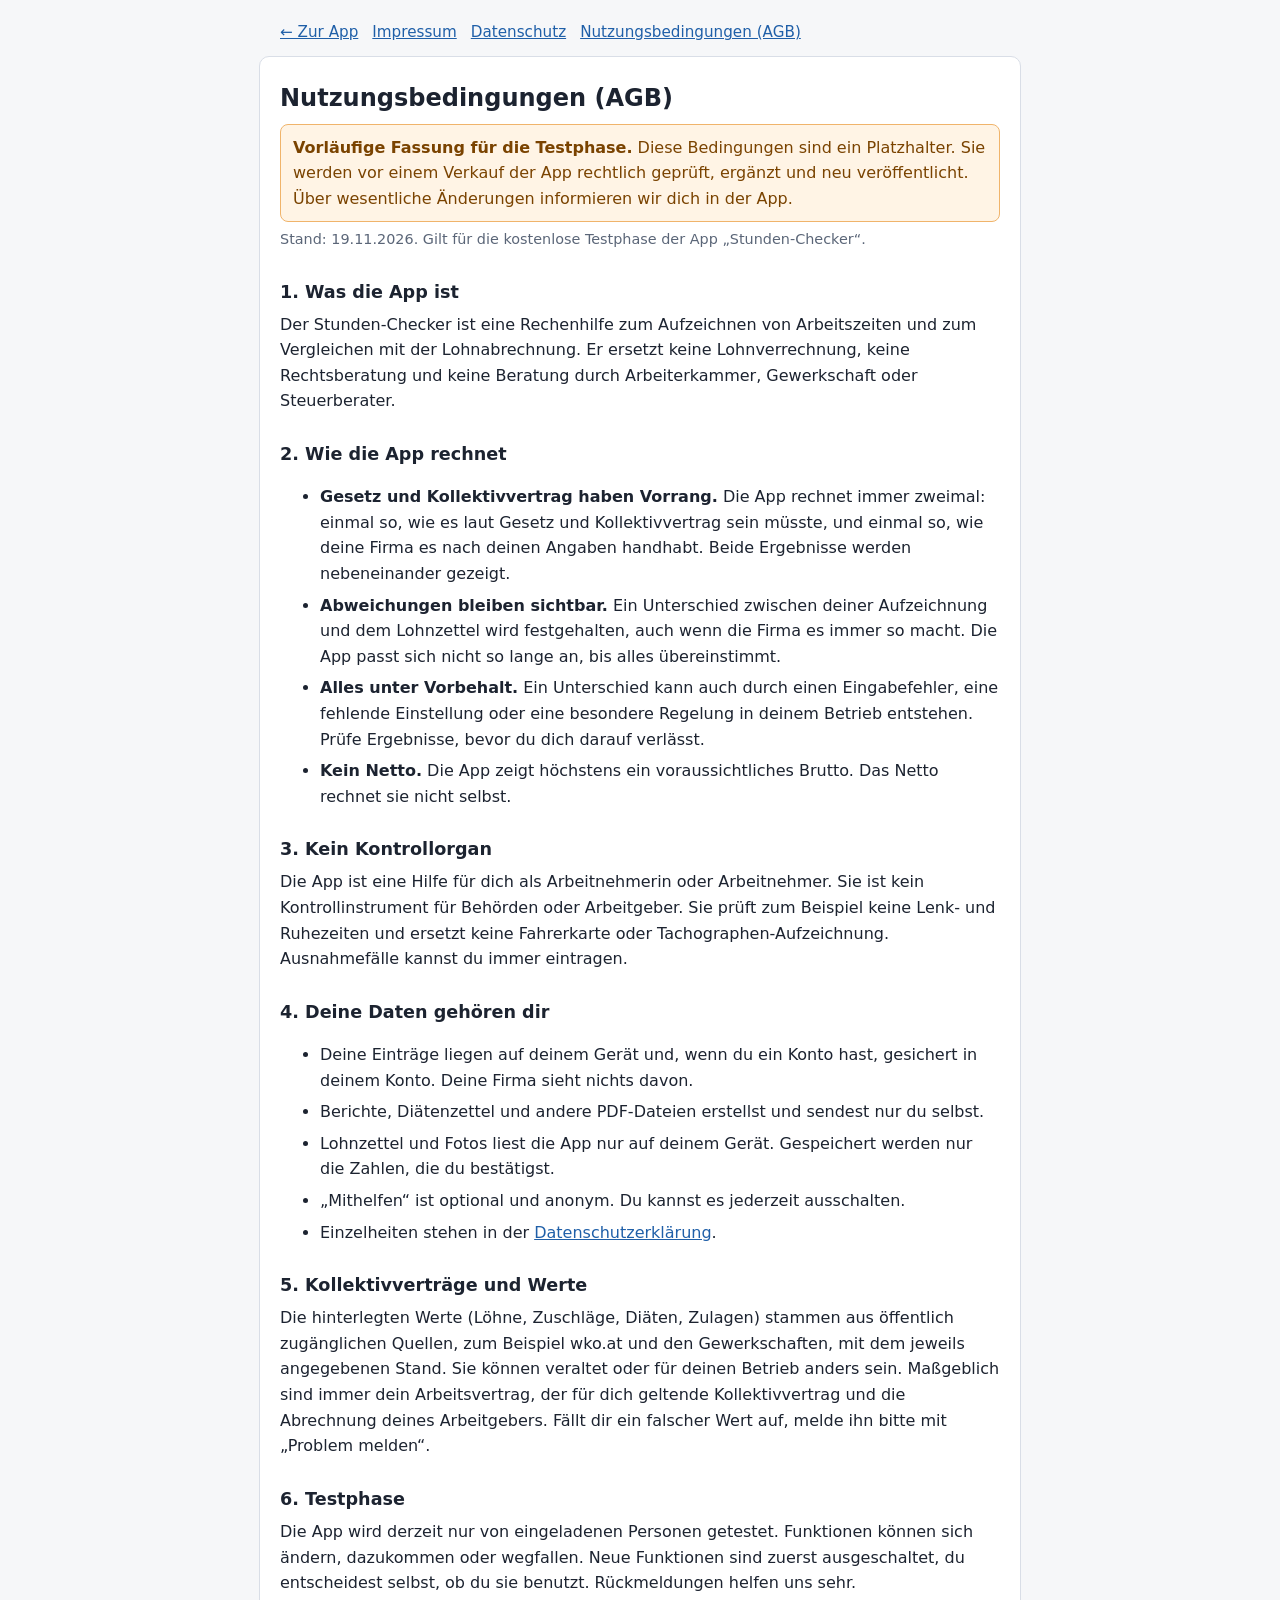
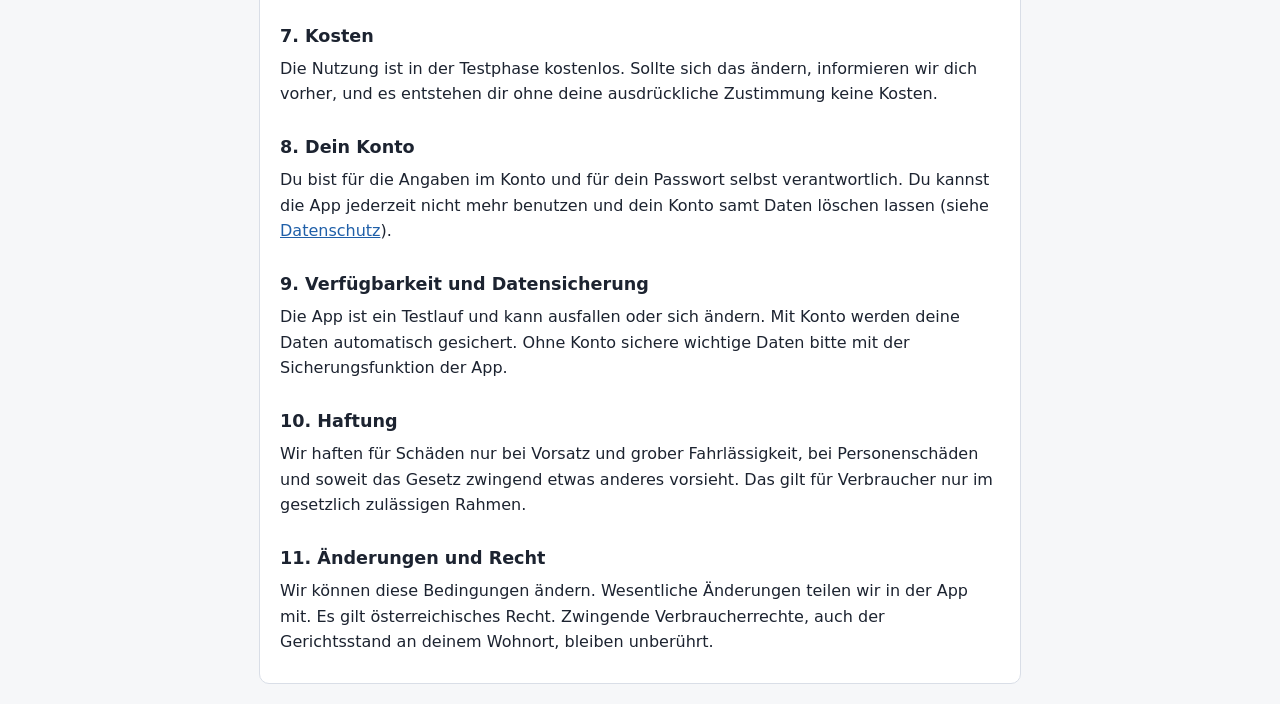
<file: agb.html>
<!doctype html>
<html lang="de"><head><meta charset="utf-8"><meta name="viewport" content="width=device-width,initial-scale=1">
<title>Nutzungsbedingungen – Stunden-Checker</title>
<style>
:root{--bg:#f6f7f9;--fg:#1c2330;--mut:#5b6678;--card:#fff;--line:#d9dee7;--ac:#1f5fa8}
@media (prefers-color-scheme:dark){:root{--bg:#121820;--fg:#e8edf4;--mut:#9aa7ba;--card:#1a222d;--line:#2c3746;--ac:#7db3f0}}
body{margin:0;background:var(--bg);color:var(--fg);font:16px/1.6 system-ui,-apple-system,"Segoe UI",sans-serif;padding:20px max(16px,env(safe-area-inset-left))}
main{max-width:720px;margin:0 auto;background:var(--card);border:1px solid var(--line);border-radius:10px;padding:22px 20px}
h1{font-size:1.5rem;margin:0 0 4px}h2{font-size:1.1rem;margin:26px 0 6px}
p,li{margin:6px 0}.mut{color:var(--mut);font-size:.9rem}a{color:var(--ac)}
nav{max-width:720px;margin:0 auto 12px;display:flex;gap:14px;flex-wrap:wrap;font-size:.95rem}
.hinweis{background:#fff4e5;border:1px solid #f0b46b;border-radius:8px;padding:10px 12px;color:#7a4300}@media (prefers-color-scheme:dark){.hinweis{background:#3a2a12;color:#ffd9a8;border-color:#8a5a1a}}
</style></head><body>
<nav><a href="./">← Zur App</a><a href="impressum.html">Impressum</a><a href="datenschutz.html">Datenschutz</a><a href="agb.html">Nutzungsbedingungen (AGB)</a></nav>
<main>
<h1>Nutzungsbedingungen (AGB)</h1>
<p class="hinweis"><b>Vorläufige Fassung für die Testphase.</b> Diese Bedingungen sind ein Platzhalter. Sie werden vor einem Verkauf der App rechtlich geprüft, ergänzt und neu veröffentlicht. Über wesentliche Änderungen informieren wir dich in der App.</p>
<p class="mut">Stand: 19.11.2026. Gilt für die kostenlose Testphase der App „Stunden-Checker“.</p>
<h2>1. Was die App ist</h2>
<p>Der Stunden-Checker ist eine Rechenhilfe zum Aufzeichnen von Arbeitszeiten und zum Vergleichen mit der Lohnabrechnung. Er ersetzt keine Lohnverrechnung, keine Rechtsberatung und keine Beratung durch Arbeiterkammer, Gewerkschaft oder Steuerberater.</p>
<h2>2. Wie die App rechnet</h2>
<ul>
<li><b>Gesetz und Kollektivvertrag haben Vorrang.</b> Die App rechnet immer zweimal: einmal so, wie es laut Gesetz und Kollektivvertrag sein müsste, und einmal so, wie deine Firma es nach deinen Angaben handhabt. Beide Ergebnisse werden nebeneinander gezeigt.</li>
<li><b>Abweichungen bleiben sichtbar.</b> Ein Unterschied zwischen deiner Aufzeichnung und dem Lohnzettel wird festgehalten, auch wenn die Firma es immer so macht. Die App passt sich nicht so lange an, bis alles übereinstimmt.</li>
<li><b>Alles unter Vorbehalt.</b> Ein Unterschied kann auch durch einen Eingabefehler, eine fehlende Einstellung oder eine besondere Regelung in deinem Betrieb entstehen. Prüfe Ergebnisse, bevor du dich darauf verlässt.</li>
<li><b>Kein Netto.</b> Die App zeigt höchstens ein voraussichtliches Brutto. Das Netto rechnet sie nicht selbst.</li>
</ul>
<h2>3. Kein Kontrollorgan</h2>
<p>Die App ist eine Hilfe für dich als Arbeitnehmerin oder Arbeitnehmer. Sie ist kein Kontrollinstrument für Behörden oder Arbeitgeber. Sie prüft zum Beispiel keine Lenk- und Ruhezeiten und ersetzt keine Fahrerkarte oder Tachographen-Aufzeichnung. Ausnahmefälle kannst du immer eintragen.</p>
<h2>4. Deine Daten gehören dir</h2>
<ul>
<li>Deine Einträge liegen auf deinem Gerät und, wenn du ein Konto hast, gesichert in deinem Konto. Deine Firma sieht nichts davon.</li>
<li>Berichte, Diätenzettel und andere PDF-Dateien erstellst und sendest nur du selbst.</li>
<li>Lohnzettel und Fotos liest die App nur auf deinem Gerät. Gespeichert werden nur die Zahlen, die du bestätigst.</li>
<li>„Mithelfen“ ist optional und anonym. Du kannst es jederzeit ausschalten.</li>
<li>Einzelheiten stehen in der <a href="datenschutz.html">Datenschutzerklärung</a>.</li>
</ul>
<h2>5. Kollektivverträge und Werte</h2>
<p>Die hinterlegten Werte (Löhne, Zuschläge, Diäten, Zulagen) stammen aus öffentlich zugänglichen Quellen, zum Beispiel wko.at und den Gewerkschaften, mit dem jeweils angegebenen Stand. Sie können veraltet oder für deinen Betrieb anders sein. Maßgeblich sind immer dein Arbeitsvertrag, der für dich geltende Kollektivvertrag und die Abrechnung deines Arbeitgebers. Fällt dir ein falscher Wert auf, melde ihn bitte mit „Problem melden“.</p>
<h2>6. Testphase</h2>
<p>Die App wird derzeit nur von eingeladenen Personen getestet. Funktionen können sich ändern, dazukommen oder wegfallen. Neue Funktionen sind zuerst ausgeschaltet, du entscheidest selbst, ob du sie benutzt. Rückmeldungen helfen uns sehr.</p>
<h2>7. Kosten</h2>
<p>Die Nutzung ist in der Testphase kostenlos. Sollte sich das ändern, informieren wir dich vorher, und es entstehen dir ohne deine ausdrückliche Zustimmung keine Kosten.</p>
<h2>8. Dein Konto</h2>
<p>Du bist für die Angaben im Konto und für dein Passwort selbst verantwortlich. Du kannst die App jederzeit nicht mehr benutzen und dein Konto samt Daten löschen lassen (siehe <a href="datenschutz.html">Datenschutz</a>).</p>
<h2>9. Verfügbarkeit und Datensicherung</h2>
<p>Die App ist ein Testlauf und kann ausfallen oder sich ändern. Mit Konto werden deine Daten automatisch gesichert. Ohne Konto sichere wichtige Daten bitte mit der Sicherungsfunktion der App.</p>
<h2>10. Haftung</h2>
<p>Wir haften für Schäden nur bei Vorsatz und grober Fahrlässigkeit, bei Personenschäden und soweit das Gesetz zwingend etwas anderes vorsieht. Das gilt für Verbraucher nur im gesetzlich zulässigen Rahmen.</p>
<h2>11. Änderungen und Recht</h2>
<p>Wir können diese Bedingungen ändern. Wesentliche Änderungen teilen wir in der App mit. Es gilt österreichisches Recht. Zwingende Verbraucherrechte, auch der Gerichtsstand an deinem Wohnort, bleiben unberührt.</p>
</main></body></html>
</file>
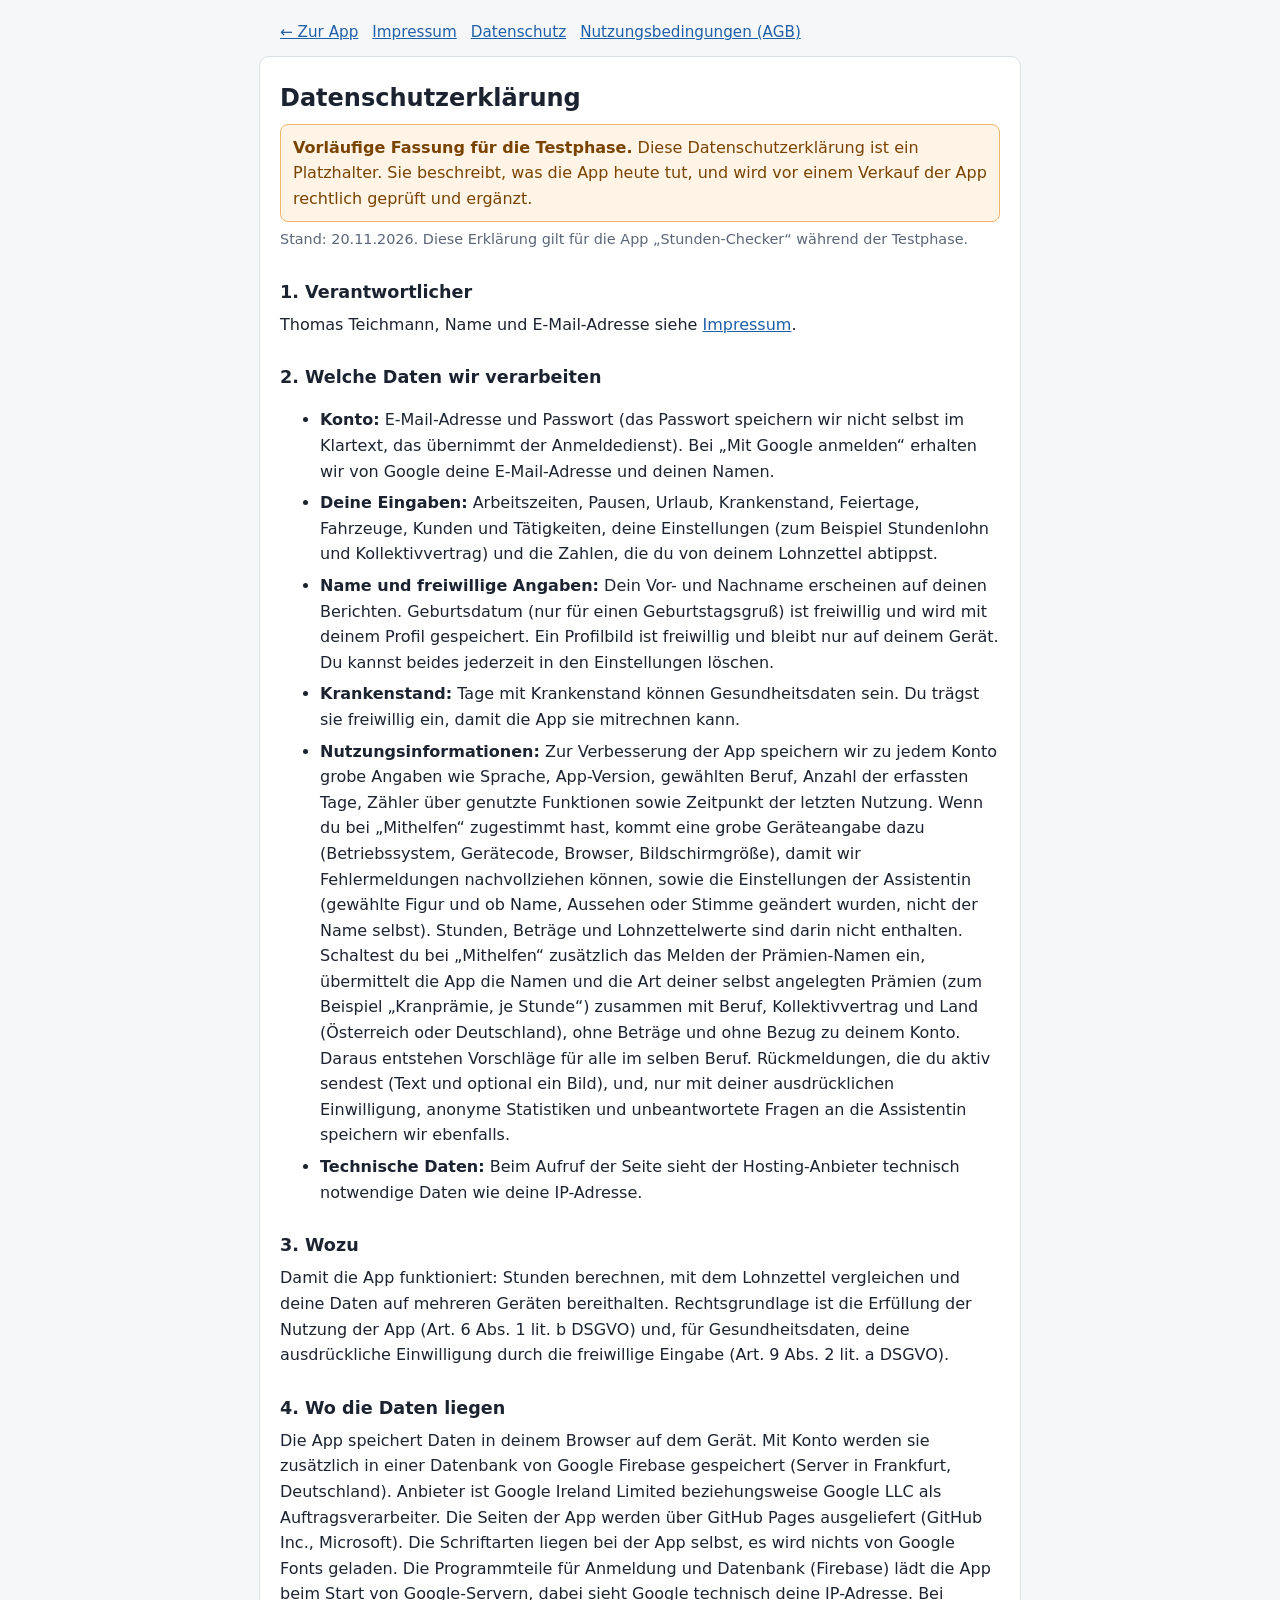
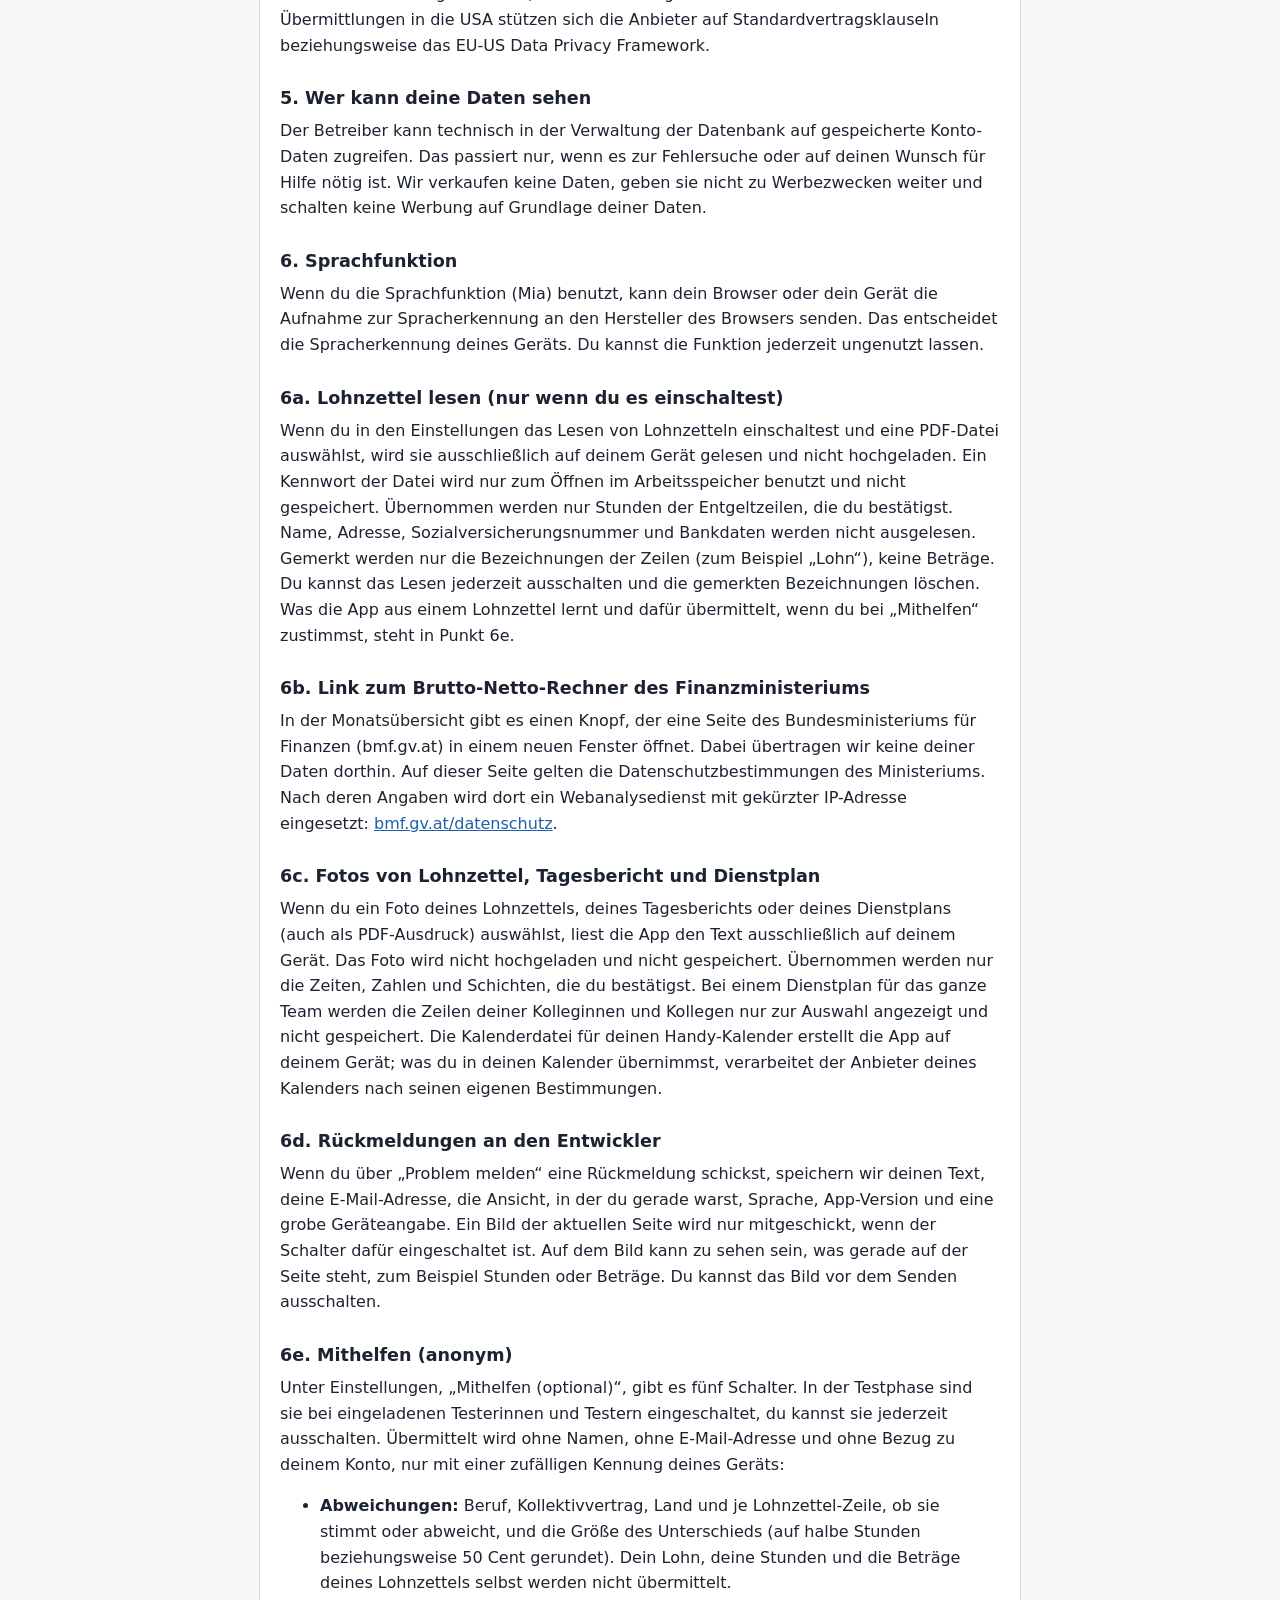
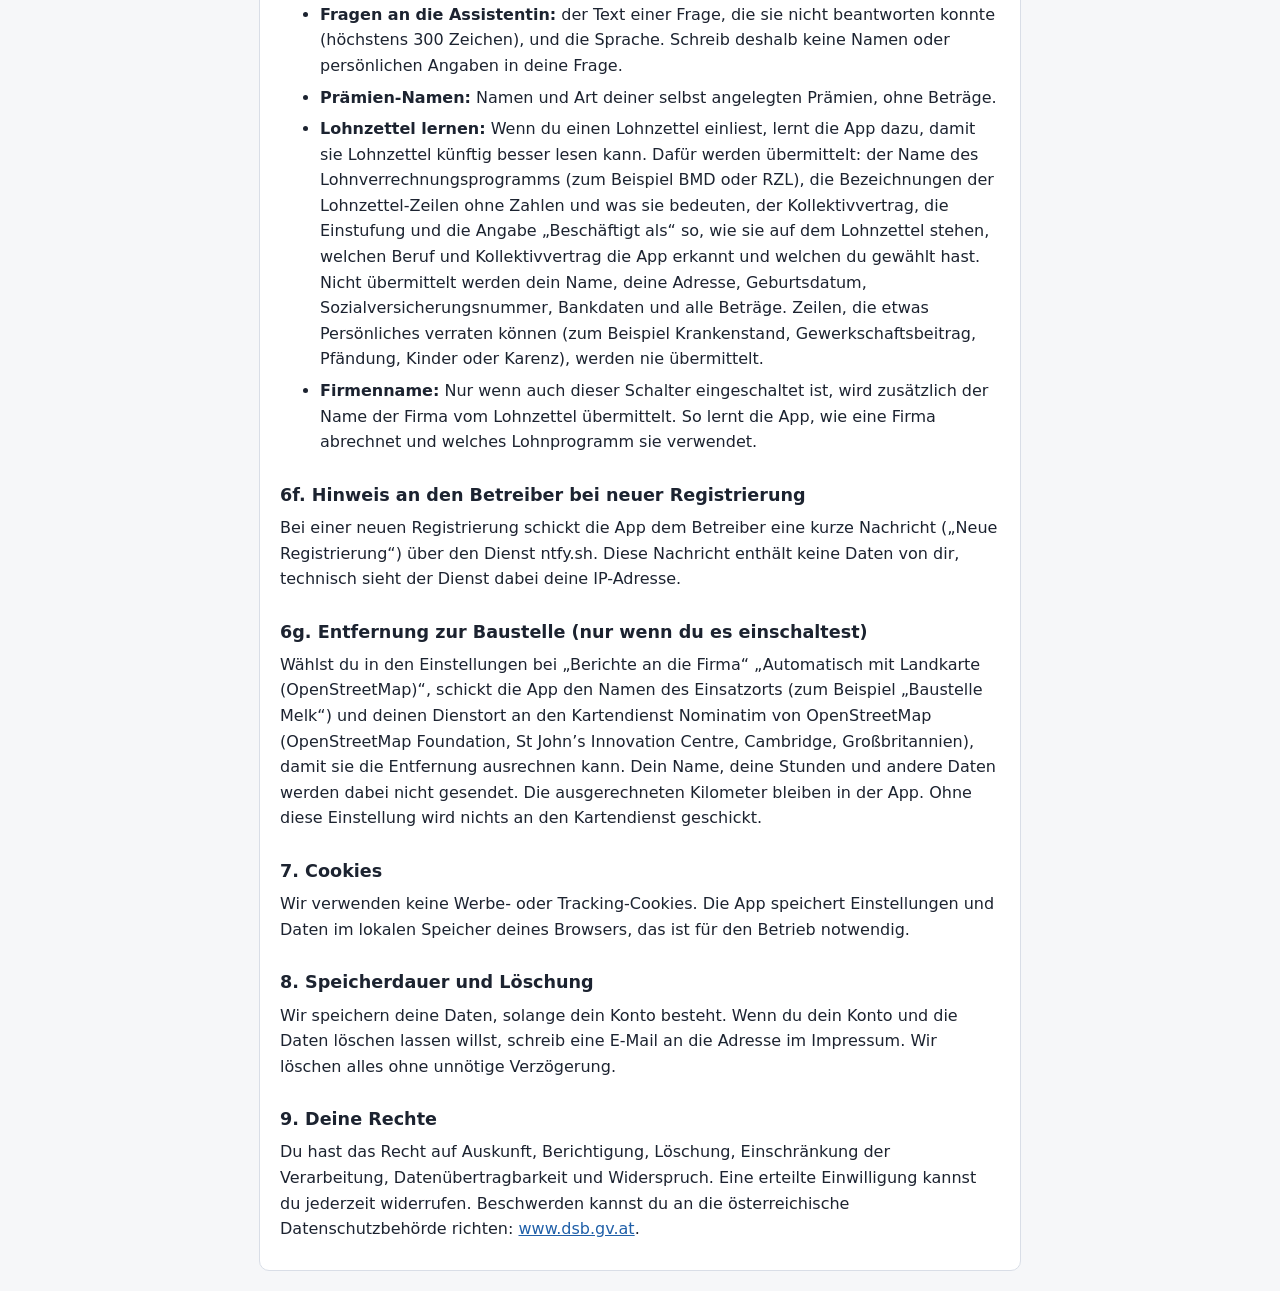
<file: datenschutz.html>
<!doctype html>
<html lang="de"><head><meta charset="utf-8"><meta name="viewport" content="width=device-width,initial-scale=1">
<title>Datenschutz – Stunden-Checker</title>
<style>
:root{--bg:#f6f7f9;--fg:#1c2330;--mut:#5b6678;--card:#fff;--line:#d9dee7;--ac:#1f5fa8}
@media (prefers-color-scheme:dark){:root{--bg:#121820;--fg:#e8edf4;--mut:#9aa7ba;--card:#1a222d;--line:#2c3746;--ac:#7db3f0}}
body{margin:0;background:var(--bg);color:var(--fg);font:16px/1.6 system-ui,-apple-system,"Segoe UI",sans-serif;padding:20px max(16px,env(safe-area-inset-left))}
main{max-width:720px;margin:0 auto;background:var(--card);border:1px solid var(--line);border-radius:10px;padding:22px 20px}
h1{font-size:1.5rem;margin:0 0 4px}h2{font-size:1.1rem;margin:26px 0 6px}
p,li{margin:6px 0}.mut{color:var(--mut);font-size:.9rem}a{color:var(--ac)}
nav{max-width:720px;margin:0 auto 12px;display:flex;gap:14px;flex-wrap:wrap;font-size:.95rem}
.hinweis{background:#fff4e5;border:1px solid #f0b46b;border-radius:8px;padding:10px 12px;color:#7a4300}@media (prefers-color-scheme:dark){.hinweis{background:#3a2a12;color:#ffd9a8;border-color:#8a5a1a}}
</style></head><body>
<nav><a href="./">← Zur App</a><a href="impressum.html">Impressum</a><a href="datenschutz.html">Datenschutz</a><a href="agb.html">Nutzungsbedingungen (AGB)</a></nav>
<main>
<h1>Datenschutzerklärung</h1>
<p class="hinweis"><b>Vorläufige Fassung für die Testphase.</b> Diese Datenschutzerklärung ist ein Platzhalter. Sie beschreibt, was die App heute tut, und wird vor einem Verkauf der App rechtlich geprüft und ergänzt.</p>

<p class="mut">Stand: 20.11.2026. Diese Erklärung gilt für die App „Stunden-Checker“ während der Testphase.</p>
<h2>1. Verantwortlicher</h2>
<p>Thomas Teichmann, Name und E-Mail-Adresse siehe <a href="impressum.html">Impressum</a>.</p>
<h2>2. Welche Daten wir verarbeiten</h2>
<ul>
<li><b>Konto:</b> E-Mail-Adresse und Passwort (das Passwort speichern wir nicht selbst im Klartext, das übernimmt der Anmeldedienst). Bei „Mit Google anmelden“ erhalten wir von Google deine E-Mail-Adresse und deinen Namen.</li>
<li><b>Deine Eingaben:</b> Arbeitszeiten, Pausen, Urlaub, Krankenstand, Feiertage, Fahrzeuge, Kunden und Tätigkeiten, deine Einstellungen (zum Beispiel Stundenlohn und Kollektivvertrag) und die Zahlen, die du von deinem Lohnzettel abtippst.</li>
<li><b>Name und freiwillige Angaben:</b> Dein Vor- und Nachname erscheinen auf deinen Berichten. Geburtsdatum (nur für einen Geburtstagsgruß) ist freiwillig und wird mit deinem Profil gespeichert. Ein Profilbild ist freiwillig und bleibt nur auf deinem Gerät. Du kannst beides jederzeit in den Einstellungen löschen.</li>
<li><b>Krankenstand:</b> Tage mit Krankenstand können Gesundheitsdaten sein. Du trägst sie freiwillig ein, damit die App sie mitrechnen kann.</li>
<li><b>Nutzungsinformationen:</b> Zur Verbesserung der App speichern wir zu jedem Konto grobe Angaben wie Sprache, App-Version, gewählten Beruf, Anzahl der erfassten Tage, Zähler über genutzte Funktionen sowie Zeitpunkt der letzten Nutzung. Wenn du bei „Mithelfen“ zugestimmt hast, kommt eine grobe Geräteangabe dazu (Betriebssystem, Gerätecode, Browser, Bildschirmgröße), damit wir Fehlermeldungen nachvollziehen können, sowie die Einstellungen der Assistentin (gewählte Figur und ob Name, Aussehen oder Stimme geändert wurden, nicht der Name selbst). Stunden, Beträge und Lohnzettelwerte sind darin nicht enthalten. Schaltest du bei „Mithelfen“ zusätzlich das Melden der Prämien-Namen ein, übermittelt die App die Namen und die Art deiner selbst angelegten Prämien (zum Beispiel „Kranprämie, je Stunde“) zusammen mit Beruf, Kollektivvertrag und Land (Österreich oder Deutschland), ohne Beträge und ohne Bezug zu deinem Konto. Daraus entstehen Vorschläge für alle im selben Beruf. Rückmeldungen, die du aktiv sendest (Text und optional ein Bild), und, nur mit deiner ausdrücklichen Einwilligung, anonyme Statistiken und unbeantwortete Fragen an die Assistentin speichern wir ebenfalls.</li>
<li><b>Technische Daten:</b> Beim Aufruf der Seite sieht der Hosting-Anbieter technisch notwendige Daten wie deine IP-Adresse.</li>
</ul>
<h2>3. Wozu</h2>
<p>Damit die App funktioniert: Stunden berechnen, mit dem Lohnzettel vergleichen und deine Daten auf mehreren Geräten bereithalten. Rechtsgrundlage ist die Erfüllung der Nutzung der App (Art. 6 Abs. 1 lit. b DSGVO) und, für Gesundheitsdaten, deine ausdrückliche Einwilligung durch die freiwillige Eingabe (Art. 9 Abs. 2 lit. a DSGVO).</p>
<h2>4. Wo die Daten liegen</h2>
<p>Die App speichert Daten in deinem Browser auf dem Gerät. Mit Konto werden sie zusätzlich in einer Datenbank von Google Firebase gespeichert (Server in Frankfurt, Deutschland). Anbieter ist Google Ireland Limited beziehungsweise Google LLC als Auftragsverarbeiter. Die Seiten der App werden über GitHub Pages ausgeliefert (GitHub Inc., Microsoft). Die Schriftarten liegen bei der App selbst, es wird nichts von Google Fonts geladen. Die Programmteile für Anmeldung und Datenbank (Firebase) lädt die App beim Start von Google-Servern, dabei sieht Google technisch deine IP-Adresse. Bei Übermittlungen in die USA stützen sich die Anbieter auf Standardvertragsklauseln beziehungsweise das EU-US Data Privacy Framework.</p>
<h2>5. Wer kann deine Daten sehen</h2>
<p>Der Betreiber kann technisch in der Verwaltung der Datenbank auf gespeicherte Konto-Daten zugreifen. Das passiert nur, wenn es zur Fehlersuche oder auf deinen Wunsch für Hilfe nötig ist. Wir verkaufen keine Daten, geben sie nicht zu Werbezwecken weiter und schalten keine Werbung auf Grundlage deiner Daten.</p>
<h2>6. Sprachfunktion</h2>
<p>Wenn du die Sprachfunktion (Mia) benutzt, kann dein Browser oder dein Gerät die Aufnahme zur Spracherkennung an den Hersteller des Browsers senden. Das entscheidet die Spracherkennung deines Geräts. Du kannst die Funktion jederzeit ungenutzt lassen.</p>
<h2>6a. Lohnzettel lesen (nur wenn du es einschaltest)</h2>
<p>Wenn du in den Einstellungen das Lesen von Lohnzetteln einschaltest und eine PDF-Datei auswählst, wird sie ausschließlich auf deinem Gerät gelesen und nicht hochgeladen. Ein Kennwort der Datei wird nur zum Öffnen im Arbeitsspeicher benutzt und nicht gespeichert. Übernommen werden nur Stunden der Entgeltzeilen, die du bestätigst. Name, Adresse, Sozialversicherungsnummer und Bankdaten werden nicht ausgelesen. Gemerkt werden nur die Bezeichnungen der Zeilen (zum Beispiel „Lohn“), keine Beträge. Du kannst das Lesen jederzeit ausschalten und die gemerkten Bezeichnungen löschen. Was die App aus einem Lohnzettel lernt und dafür übermittelt, wenn du bei „Mithelfen“ zustimmst, steht in Punkt 6e.</p>
<h2>6b. Link zum Brutto-Netto-Rechner des Finanzministeriums</h2>
<p>In der Monatsübersicht gibt es einen Knopf, der eine Seite des Bundesministeriums für Finanzen (bmf.gv.at) in einem neuen Fenster öffnet. Dabei übertragen wir keine deiner Daten dorthin. Auf dieser Seite gelten die Datenschutzbestimmungen des Ministeriums. Nach deren Angaben wird dort ein Webanalysedienst mit gekürzter IP-Adresse eingesetzt: <a href="https://www.bmf.gv.at/datenschutz" target="_blank" rel="noopener noreferrer">bmf.gv.at/datenschutz</a>.</p>

<h2>6c. Fotos von Lohnzettel, Tagesbericht und Dienstplan</h2>
<p>Wenn du ein Foto deines Lohnzettels, deines Tagesberichts oder deines Dienstplans (auch als PDF-Ausdruck) auswählst, liest die App den Text ausschließlich auf deinem Gerät. Das Foto wird nicht hochgeladen und nicht gespeichert. Übernommen werden nur die Zeiten, Zahlen und Schichten, die du bestätigst. Bei einem Dienstplan für das ganze Team werden die Zeilen deiner Kolleginnen und Kollegen nur zur Auswahl angezeigt und nicht gespeichert. Die Kalenderdatei für deinen Handy-Kalender erstellt die App auf deinem Gerät; was du in deinen Kalender übernimmst, verarbeitet der Anbieter deines Kalenders nach seinen eigenen Bestimmungen.</p>
<h2>6d. Rückmeldungen an den Entwickler</h2>
<p>Wenn du über „Problem melden“ eine Rückmeldung schickst, speichern wir deinen Text, deine E-Mail-Adresse, die Ansicht, in der du gerade warst, Sprache, App-Version und eine grobe Geräteangabe. Ein Bild der aktuellen Seite wird nur mitgeschickt, wenn der Schalter dafür eingeschaltet ist. Auf dem Bild kann zu sehen sein, was gerade auf der Seite steht, zum Beispiel Stunden oder Beträge. Du kannst das Bild vor dem Senden ausschalten.</p>
<h2>6e. Mithelfen (anonym)</h2>
<p>Unter Einstellungen, „Mithelfen (optional)“, gibt es fünf Schalter. In der Testphase sind sie bei eingeladenen Testerinnen und Testern eingeschaltet, du kannst sie jederzeit ausschalten. Übermittelt wird ohne Namen, ohne E-Mail-Adresse und ohne Bezug zu deinem Konto, nur mit einer zufälligen Kennung deines Geräts:</p>
<ul>
<li><b>Abweichungen:</b> Beruf, Kollektivvertrag, Land und je Lohnzettel-Zeile, ob sie stimmt oder abweicht, und die Größe des Unterschieds (auf halbe Stunden beziehungsweise 50 Cent gerundet). Dein Lohn, deine Stunden und die Beträge deines Lohnzettels selbst werden nicht übermittelt.</li>
<li><b>Fragen an die Assistentin:</b> der Text einer Frage, die sie nicht beantworten konnte (höchstens 300 Zeichen), und die Sprache. Schreib deshalb keine Namen oder persönlichen Angaben in deine Frage.</li>
<li><b>Prämien-Namen:</b> Namen und Art deiner selbst angelegten Prämien, ohne Beträge.</li>
<li><b>Lohnzettel lernen:</b> Wenn du einen Lohnzettel einliest, lernt die App dazu, damit sie Lohnzettel künftig besser lesen kann. Dafür werden übermittelt: der Name des Lohnverrechnungsprogramms (zum Beispiel BMD oder RZL), die Bezeichnungen der Lohnzettel-Zeilen ohne Zahlen und was sie bedeuten, der Kollektivvertrag, die Einstufung und die Angabe „Beschäftigt als“ so, wie sie auf dem Lohnzettel stehen, welchen Beruf und Kollektivvertrag die App erkannt und welchen du gewählt hast. Nicht übermittelt werden dein Name, deine Adresse, Geburtsdatum, Sozialversicherungsnummer, Bankdaten und alle Beträge. Zeilen, die etwas Persönliches verraten können (zum Beispiel Krankenstand, Gewerkschaftsbeitrag, Pfändung, Kinder oder Karenz), werden nie übermittelt.</li>
<li><b>Firmenname:</b> Nur wenn auch dieser Schalter eingeschaltet ist, wird zusätzlich der Name der Firma vom Lohnzettel übermittelt. So lernt die App, wie eine Firma abrechnet und welches Lohnprogramm sie verwendet.</li>
</ul>
<h2>6f. Hinweis an den Betreiber bei neuer Registrierung</h2>
<p>Bei einer neuen Registrierung schickt die App dem Betreiber eine kurze Nachricht („Neue Registrierung“) über den Dienst ntfy.sh. Diese Nachricht enthält keine Daten von dir, technisch sieht der Dienst dabei deine IP-Adresse.</p>
<h2>6g. Entfernung zur Baustelle (nur wenn du es einschaltest)</h2>
<p>Wählst du in den Einstellungen bei „Berichte an die Firma“ „Automatisch mit Landkarte (OpenStreetMap)“, schickt die App den Namen des Einsatzorts (zum Beispiel „Baustelle Melk“) und deinen Dienstort an den Kartendienst Nominatim von OpenStreetMap (OpenStreetMap Foundation, St John’s Innovation Centre, Cambridge, Großbritannien), damit sie die Entfernung ausrechnen kann. Dein Name, deine Stunden und andere Daten werden dabei nicht gesendet. Die ausgerechneten Kilometer bleiben in der App. Ohne diese Einstellung wird nichts an den Kartendienst geschickt.</p>
<h2>7. Cookies</h2>
<p>Wir verwenden keine Werbe- oder Tracking-Cookies. Die App speichert Einstellungen und Daten im lokalen Speicher deines Browsers, das ist für den Betrieb notwendig.</p>
<h2>8. Speicherdauer und Löschung</h2>
<p>Wir speichern deine Daten, solange dein Konto besteht. Wenn du dein Konto und die Daten löschen lassen willst, schreib eine E-Mail an die Adresse im Impressum. Wir löschen alles ohne unnötige Verzögerung.</p>
<h2>9. Deine Rechte</h2>
<p>Du hast das Recht auf Auskunft, Berichtigung, Löschung, Einschränkung der Verarbeitung, Datenübertragbarkeit und Widerspruch. Eine erteilte Einwilligung kannst du jederzeit widerrufen. Beschwerden kannst du an die österreichische Datenschutzbehörde richten: <a href="https://www.dsb.gv.at">www.dsb.gv.at</a>.</p>

</main></body></html>
</file>
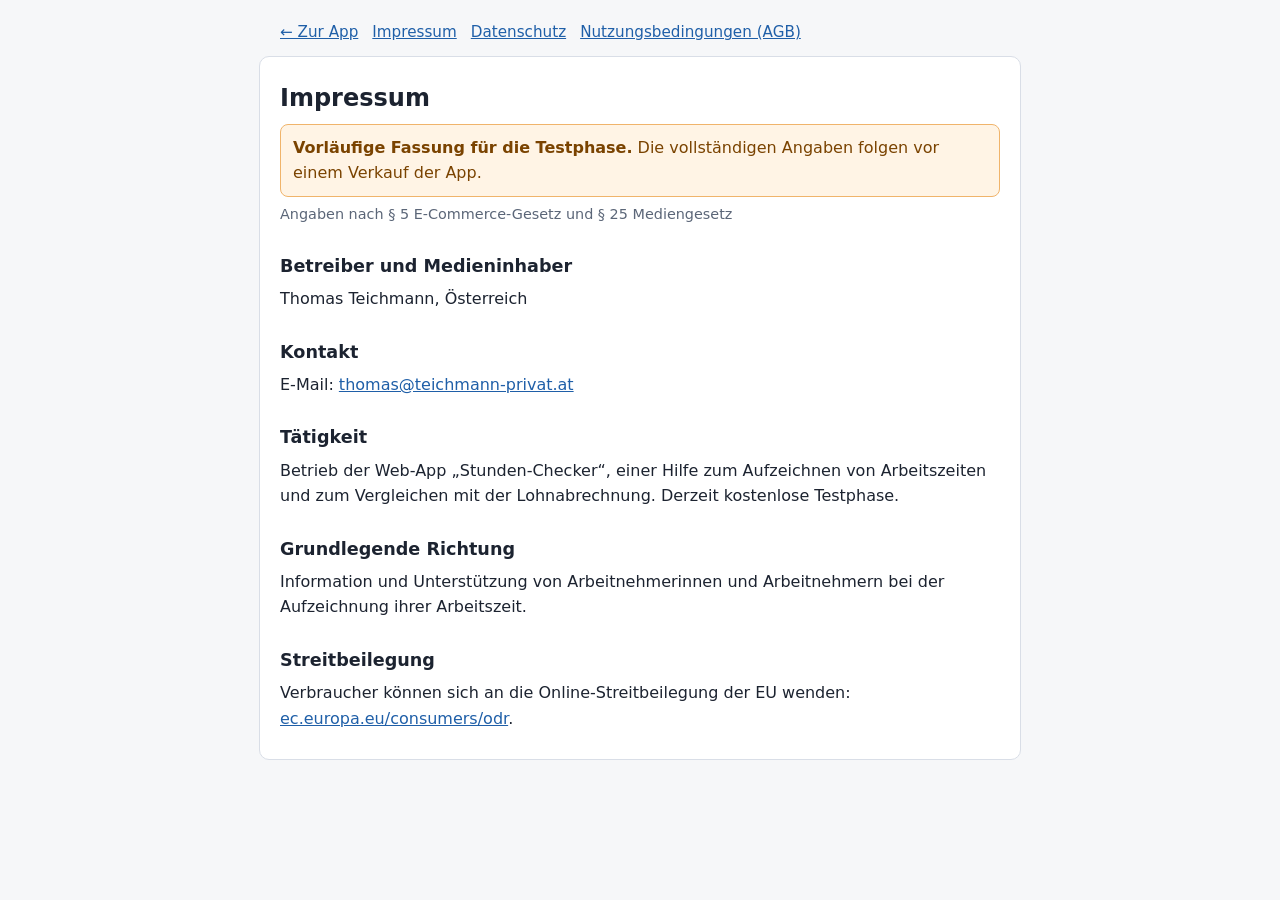
<file: impressum.html>
<!doctype html>
<html lang="de"><head><meta charset="utf-8"><meta name="viewport" content="width=device-width,initial-scale=1">
<title>Impressum – Stunden-Checker</title>
<style>
:root{--bg:#f6f7f9;--fg:#1c2330;--mut:#5b6678;--card:#fff;--line:#d9dee7;--ac:#1f5fa8}
@media (prefers-color-scheme:dark){:root{--bg:#121820;--fg:#e8edf4;--mut:#9aa7ba;--card:#1a222d;--line:#2c3746;--ac:#7db3f0}}
body{margin:0;background:var(--bg);color:var(--fg);font:16px/1.6 system-ui,-apple-system,"Segoe UI",sans-serif;padding:20px max(16px,env(safe-area-inset-left))}
main{max-width:720px;margin:0 auto;background:var(--card);border:1px solid var(--line);border-radius:10px;padding:22px 20px}
h1{font-size:1.5rem;margin:0 0 4px}h2{font-size:1.1rem;margin:26px 0 6px}
p,li{margin:6px 0}.mut{color:var(--mut);font-size:.9rem}a{color:var(--ac)}
nav{max-width:720px;margin:0 auto 12px;display:flex;gap:14px;flex-wrap:wrap;font-size:.95rem}
.hinweis{background:#fff4e5;border:1px solid #f0b46b;border-radius:8px;padding:10px 12px;color:#7a4300}@media (prefers-color-scheme:dark){.hinweis{background:#3a2a12;color:#ffd9a8;border-color:#8a5a1a}}
</style></head><body>
<nav><a href="./">← Zur App</a><a href="impressum.html">Impressum</a><a href="datenschutz.html">Datenschutz</a><a href="agb.html">Nutzungsbedingungen (AGB)</a></nav>
<main>
<h1>Impressum</h1>
<p class="hinweis"><b>Vorläufige Fassung für die Testphase.</b> Die vollständigen Angaben folgen vor einem Verkauf der App.</p>

<p class="mut">Angaben nach § 5 E-Commerce-Gesetz und § 25 Mediengesetz</p>
<h2>Betreiber und Medieninhaber</h2>
<p>Thomas Teichmann, Österreich</p>
<h2>Kontakt</h2>
<p>E-Mail: <a href="mailto:thomas@teichmann-privat.at">thomas@teichmann-privat.at</a></p>
<h2>Tätigkeit</h2>
<p>Betrieb der Web-App „Stunden-Checker“, einer Hilfe zum Aufzeichnen von Arbeitszeiten und zum Vergleichen mit der Lohnabrechnung. Derzeit kostenlose Testphase.</p>
<h2>Grundlegende Richtung</h2>
<p>Information und Unterstützung von Arbeitnehmerinnen und Arbeitnehmern bei der Aufzeichnung ihrer Arbeitszeit.</p>
<h2>Streitbeilegung</h2>
<p>Verbraucher können sich an die Online-Streitbeilegung der EU wenden: <a href="https://ec.europa.eu/consumers/odr">ec.europa.eu/consumers/odr</a>.</p>

</main></body></html>
</file>
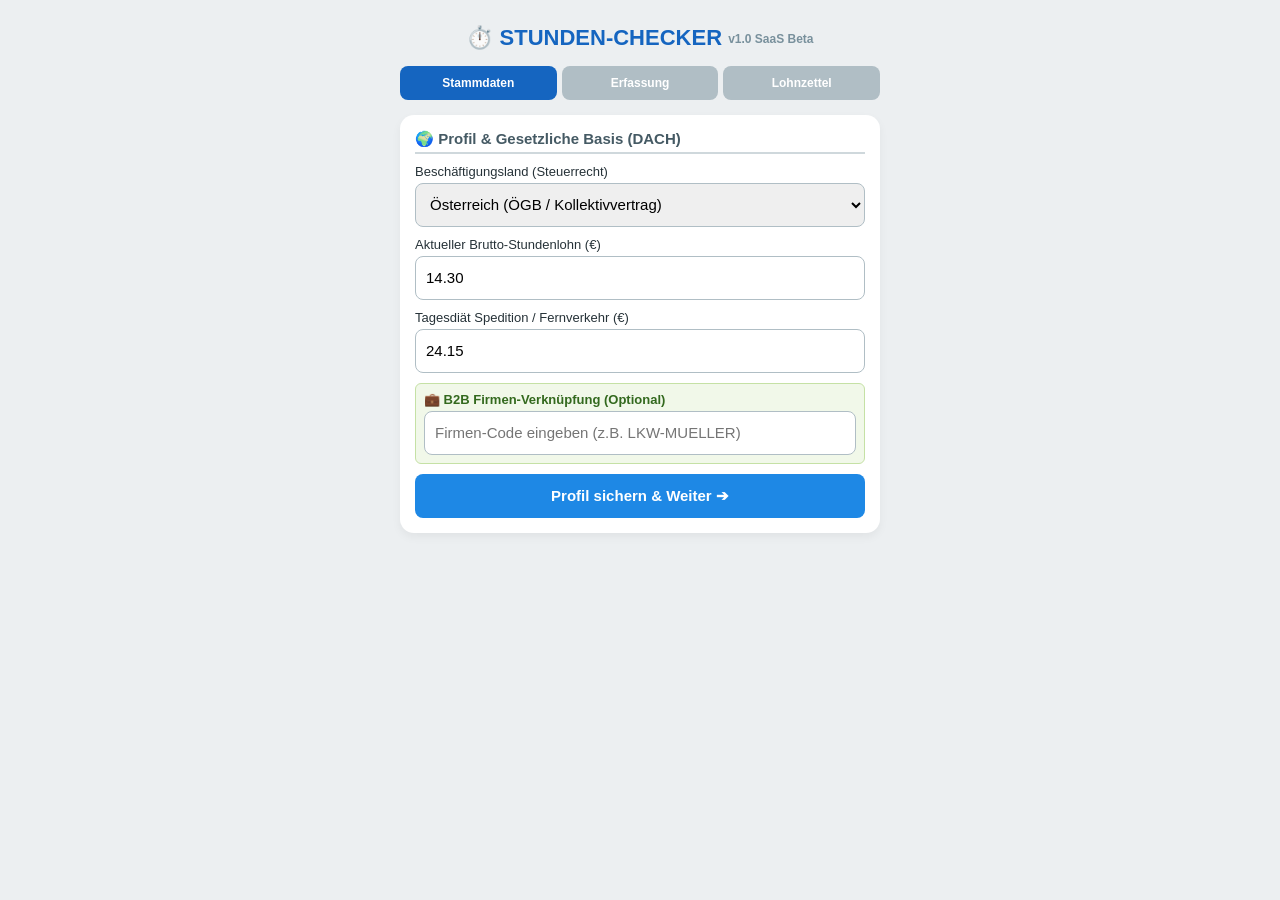
<file: index.html.html>
<!DOCTYPE html>
<html lang="de-AT">
<head>
    <meta charset="UTF-8">
    <meta name="viewport" content="width=device-width, initial-scale=1.0">
    <title>Stunden-Checker SaaS Prototyp</title>
    <style>
        :root { 
            --primary: #1E88E5; --primary-dark: #1565C0; --success: #4CAF50; 
            --bg: #eceff1; --card-bg: #ffffff; --text: #263238; --purple: #8E24AA;
        }
        * { box-sizing: border-box; font-family: -apple-system, BlinkMacSystemFont, "Segoe UI", Roboto, sans-serif; }
        body { background-color: var(--bg); color: var(--text); margin: 0; padding: 10px; }
        .container { max-width: 480px; margin: 0 auto; }
        h1 { text-align: center; color: var(--primary-dark); font-size: 22px; margin-bottom: 15px; }
        .card { background: var(--card-bg); padding: 15px; border-radius: 14px; box-shadow: 0 4px 10px rgba(0,0,0,0.05); margin-bottom: 12px; }
        .card-title { font-size: 15px; font-weight: bold; margin-bottom: 10px; color: #455A64; border-bottom: 2px solid #cfd8dc; padding-bottom: 4px; }
        .form-group { margin-bottom: 10px; }
        label { display: block; font-size: 13px; margin-bottom: 4px; font-weight: 500; }
        input, select, button { width: 100%; padding: 10px; border: 1px solid #b0bec5; border-radius: 8px; font-size: 15px; height: 44px; }
        button { background: var(--primary); color: white; border: none; font-weight: bold; cursor: pointer; }
        button:hover { background: var(--primary-dark); }
        .btn-save { background: var(--success); }
        .result-box { background: #e3f2fd; border-left: 5px solid var(--primary); padding: 10px; border-radius: 6px; font-size: 13px; }
        .result-row { display: flex; justify-content: space-between; margin-bottom: 4px; }
        .result-row.total { font-weight: bold; color: var(--primary-dark); border-top: 1px dashed #b0bec5; padding-top: 4px; margin-top: 4px;}
        .hidden { display: none; }
        .nav-tabs { display: flex; gap: 5px; margin-bottom: 15px; }
        .tab { flex: 1; background: #b0bec5; text-align: center; padding: 10px; border-radius: 8px; font-size: 12px; font-weight: bold; cursor: pointer; color: white; }
        .tab.active { background: var(--primary-dark); }
    </style>
</head>
<body>

<div class="container">
    <h1>⏱️ STUNDEN-CHECKER <span style="font-size:12px; vertical-align:middle; color:#78909c;">v1.0 SaaS Beta</span></h1>

    <!-- SAAS APP NAVIGATION -->
    <div class="nav-tabs">
        <div id="tab-reg" class="tab active" onclick="switchTab('reg')">Stammdaten</div>
        <div id="tab-input" class="tab" onclick="switchTab('input')">Erfassung</div>
        <div id="tab-lohni" class="tab" onclick="switchTab('lohni')">Lohnzettel</div>
    </div>

    <!-- BEREICH 1: STAMMDATEN & REGISTRIERUNG -->
    <div id="sec-reg" class="card">
        <div class="card-title">🌍 Profil &amp; Gesetzliche Basis (DACH)</div>
        <div class="form-group">
            <label>Beschäftigungsland (Steuerrecht)</label>
            <select id="reg-land">
                <option value="AT">Österreich (ÖGB / Kollektivvertrag)</option>
                <option value="DE">Deutschland (MiLoG / EstG)</option>
            </select>
        </div>
        <div class="form-group">
            <label>Aktueller Brutto-Stundenlohn (€)</label>
            <input type="number" id="reg-lohn" step="0.01" value="14.30">
        </div>
        <div class="form-group">
            <label>Tagesdiät Spedition / Fernverkehr (€)</label>
            <input type="number" id="reg-diaet" step="0.01" value="24.15">
        </div>
        <div class="form-group" style="background:#f1f8e9; padding:8px; border-radius:6px; border:1px solid #c5e1a5;">
            <label style="color:#33691e; font-weight:bold;">💼 B2B Firmen-Verknüpfung (Optional)</label>
            <input type="text" id="reg-f-code" placeholder="Firmen-Code eingeben (z.B. LKW-MUELLER)">
        </div>
        <button type="button" onclick="switchTab('input')">Profil sichern &amp; Weiter ➔</button>
    </div>

    <!-- BEREICH 2: ERFASSUNG -->
    <div id="sec-input" class="hidden">
        <div class="card">
            <div class="card-title">📝 Arbeitsleistung eintragen</div>
            <div class="form-group"><label>Datum</label><input type="date" id="datum" value="2026-04-01" onchange="ladeTag()"></div>
            <div class="form-group">
                <label>Status / Info</label>
                <select id="info" onchange="berechneLive()">
                    <option value="Arbeit">-- Normaler Arbeitstag --</option>
                    <option value="Zeitausgleich">Zeitausgleich (ZA)</option>
                    <option value="Urlaub">Regulärer Urlaub</option>
                    <option value="Sonderurlaub">Sonderurlaub (8h fix)</option>
                    <option value="Krankenstand">Krankenstand</option>
                    <option value="Feiertag">Feiertag</option>
                    <option value="Wochendarbeit">Wochenendarbeit</option>
                    <option value="Frei">Frei / Ruhrtag</option>
                </select>
            </div>

            <div id="zeit-felder">
                <div class="form-group"><label>Arbeitsbeginn (Von)</label><input type="time" id="von" value="06:30" onchange="berechneLive()"></div>
                <div class="form-group"><label>Arbeitsende (Bis)</label><input type="time" id="bis" value="17:00" onchange="berechneLive()"></div>
                <div class="form-group"><label>Mittagspause</label>
                    <div style="display:flex; gap:5px;"><input type="time" id="p_von" value="12:00" onchange="berechneLive()"><input type="time" id="p_bis" value="12:30" onchange="berechneLive()"></div>
                </div>
                <div class="form-group"><label>Fahrer-Nächtigung im Ausland?</label>
                    <select id="naechstung" onchange="berechneLive()"><option value="0">Nein (Heimkehr)</option><option value="1">Ja (Pauschale buchen)</option></select>
                </div>
            </div>
            <button type="button" class="btn-save" onclick="speichereTag()">💾 Tag im System sichern</button>
        </div>

        <div class="card result-box">
            <div class="result-row"><span>Netto-Arbeitszeit:</span><span id="res-netto" style="font-weight:bold;">0.00 Std</span></div>
            <div class="result-row"><span>Überstunden:</span><span id="res-uest" style="font-weight:bold;">0.00 Std</span></div>
            <div class="result-row" style="color:var(--primary-dark); font-size:12px; border-top:1px solid #bbdefb; margin-top:4px; padding-top:4px;"><span>Geleistete Stunden diese Woche:</span><span id="res-woche" style="font-weight:bold;">0.00 Std</span></div>
        </div>
    </div>

    <!-- BEREICH 3: VORAUSSICHTLICHER LOHNZETTEL -->
    <div id="sec-lohni" class="hidden">
        <div class="card" style="background:#fff3e0; border:1px solid #ffe0b2;">
            <div class="card-title" style="color:#e65100;">⏳ Überstunden- &amp; ZA-Konto Steuerung</div>
            <p style="font-size:11px; margin:0 0 8px 0; color:#555;">Definiere, wie viele Überstunden diesen Monat für den Winter auf das Zeitausgleichskonto fließen sollen.</p>
            <div class="form-group">
                <label><b>Überstunden in ZA schieben (z.B. 10):</b></label>
                <input type="number" id="za-schieber" value="10" min="0" max="100" onchange="berechneMonatlicheAbrechnung()">
            </div>
        </div>

        <div class="card" style="background:#fafafa; border:2px dashed #b0bec5;">
            <div class="card-title" style="text-align:center; font-size:16px;">📊 Voraussichtlicher Lohnzettel</div>
            <div style="font-size:11px; text-align:center; color:#78909c; margin-bottom:10px;">Arbeitsleistung für den gewählten Monat</div>
            
            <div class="result-row"><span>Grundstunden (Soll):</span><span id="l-grund-std">0.00 h</span></div>
            <div class="result-row"><span>+ Gearbeitete Überstunden:</span><span id="l-uest-gesamt">0.00 h</span></div>
            <div class="result-row" style="color:var(--purple);"><span>- Davon in Zeitausgleich (ZA) gebucht:</span><span id="l-za-gebuche">0.00 h</span></div>
            <div class="result-row" style="border-bottom:1px solid #ccc; padding-bottom:4px;"><span>= Zur Auszahlung gelangende ÜST:</span><span id="l-uest-auszahl">0.00 h</span></div>
            
            <div class="result-row" style="margin-top:8px; font-weight:bold; color:#2e7d32;"><span>Voraussichtliches Bruttogehalt:</span><span id="l-brutto">0,00 €</span></div>
            <div class="result-row" style="color:#2e7d32;"><span>+ Steuerfreie Diäten (Netto-Auszahlung):</span><span id="l-diaeten">0,00 €</span></div>
            <div class="result-row" style="color:#2e7d32; border-bottom:2px solid #2e7d32; padding-bottom:4px;"><span>+ Steuerfreie Nächtigungsgelder:</span><span id="l-naecht">0,00 €</span></div>
            
            <div class="result-row" style="font-size:16px; font-weight:bold; color:var(--primary-dark); margin-top:6px;"><span>GESAMTAUSZAHLUNG (Vorschau):</span><span id="l-gesamt">0,00 €</span></div>
        </div>
    </div>
</div>

<script>
    let masterDB = {};

    function switchTab(tabId) {
        document.getElementById('sec-reg').classList.add('hidden');
        document.getElementById('sec-input').classList.add('hidden');
        document.getElementById('sec-lohni').classList.add('hidden');
        document.getElementById('tab-reg').classList.remove('active');
        document.getElementById('tab-input').classList.remove('active');
        document.getElementById('tab-lohni').classList.remove('active');

        document.getElementById('sec-' + tabId).classList.remove('hidden');
        document.getElementById('tab-' + tabId).classList.add('active');
        
        if(tabId === 'lohni') berechneMonatlicheAbrechnung();
    }
</file>
